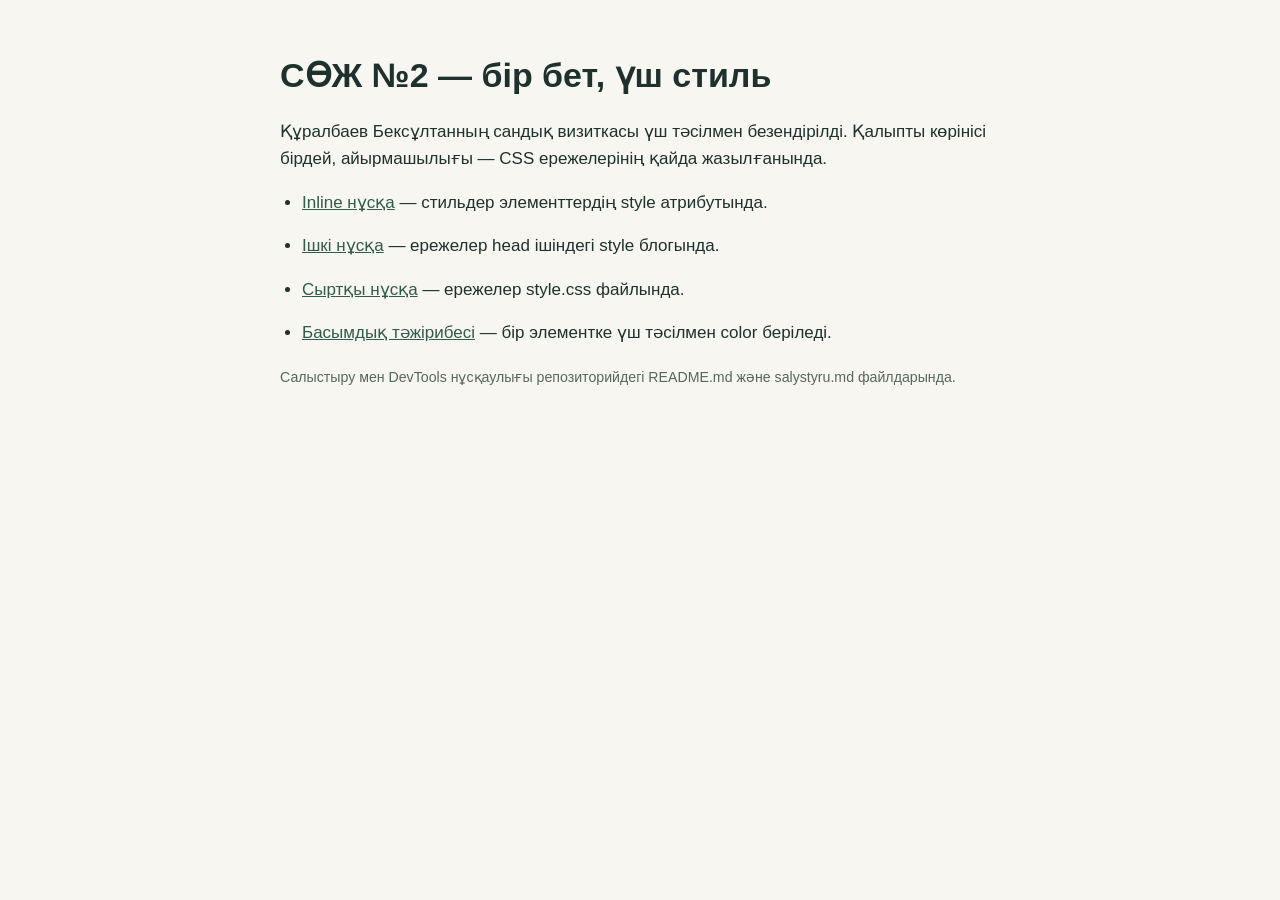
<file: index.html>
<!DOCTYPE html>
<html lang="kk">
<head>
  <meta charset="UTF-8">
  <meta name="viewport" content="width=device-width, initial-scale=1.0">
  <title>СӨЖ №2 — бір бет, үш стиль</title>
  <style>
    body { max-width: 720px; margin: 56px auto; padding: 0 24px; background: #f7f6f0; color: #1e312e; font: 17px/1.6 Arial, sans-serif; }
    h1 { line-height: 1.15; }
    ul { padding-left: 22px; }
    li { margin: 16px 0; }
    a { color: #315b4c; }
    a:hover { color: #739449; }
    small { color: #576760; }
  </style>
</head>
<body>
  <h1>СӨЖ №2 — бір бет, үш стиль</h1>
  <p>Құралбаев Бексұлтанның сандық визиткасы үш тәсілмен безендірілді. Қалыпты көрінісі бірдей, айырмашылығы — CSS ережелерінің қайда жазылғанында.</p>
  <ul>
    <li><a href="inline.html">Inline нұсқа</a> — стильдер элементтердің style атрибутында.</li>
    <li><a href="internal.html">Ішкі нұсқа</a> — ережелер head ішіндегі style блогында.</li>
    <li><a href="external.html">Сыртқы нұсқа</a> — ережелер style.css файлында.</li>
    <li><a href="priority.html">Басымдық тәжірибесі</a> — бір элементке үш тәсілмен color беріледі.</li>
  </ul>
  <small>Салыстыру мен DevTools нұсқаулығы репозиторийдегі README.md және salystyru.md файлдарында.</small>
</body>
</html>
</file>
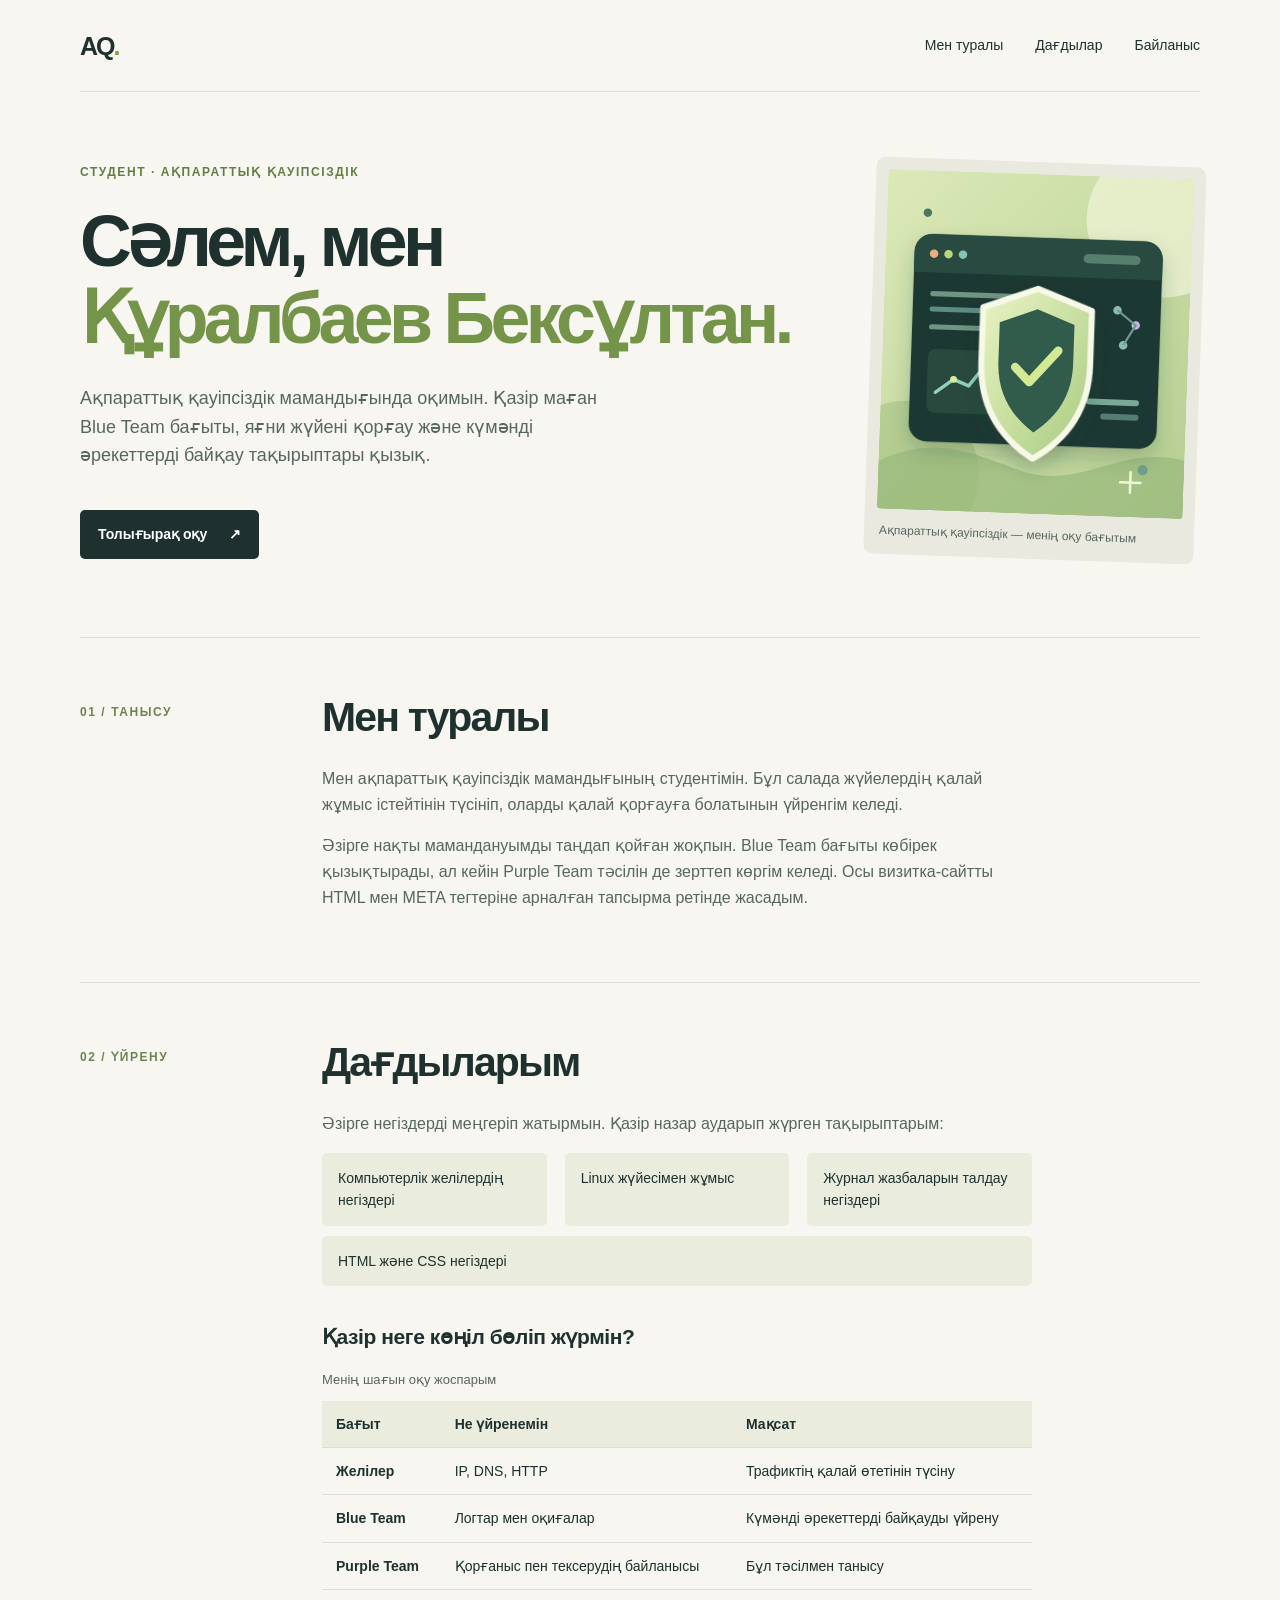
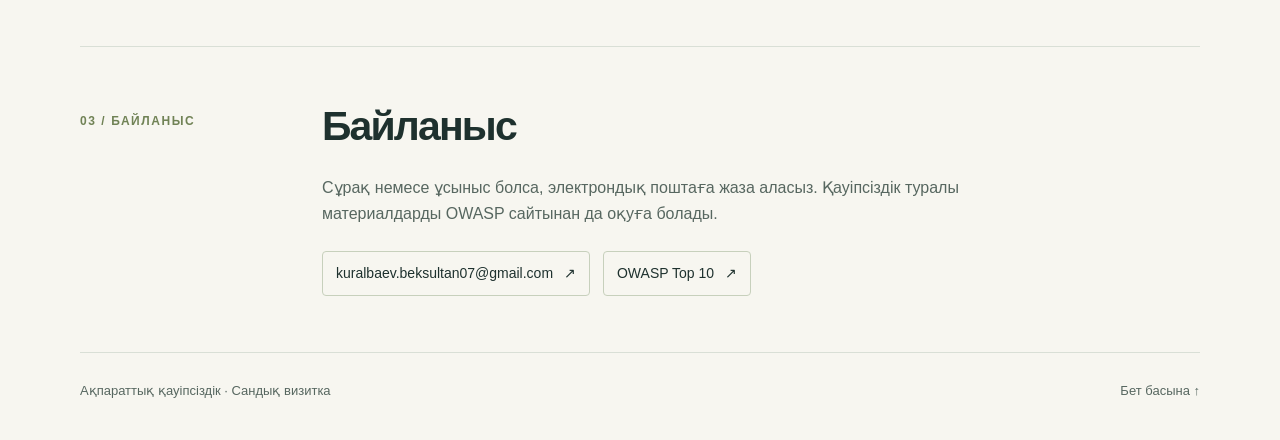
<file: external.html>
<!DOCTYPE html>
<html lang="kk">
<head>
  <meta charset="UTF-8">
  <meta name="viewport" content="width=device-width, initial-scale=1.0">
  <meta name="referrer" content="no-referrer">
  <meta name="robots" content="noindex">
  <meta name="description" content="Ақпараттық қауіпсіздік мамандығының студенті туралы сандық визитка. Blue Team бағытына қызығушылық, оқу жоспары және байланыс ақпараты.">
  <meta name="keywords" content="сандық визитка, ақпараттық қауіпсіздік, Blue Team, Purple Team, студент">
  <meta name="author" content="Құралбаев Бексұлтан">

  <meta property="og:type" content="website">
  <meta property="og:title" content="Ақпараттық қауіпсіздік — менің сандық визиткам">
  <meta property="og:description" content="Blue Team бағытына қызығушылығым, оқу жоспарым және байланыс ақпаратым.">
  <meta property="og:image" content="https://vanguardxs.github.io/soj1/assets/og-image.png">
  <meta property="og:image:alt" content="Сандық визитка жазуы бар жасыл мұқаба">

  <title>Құралбаев Бексұлтан — сандық визитка</title>
  <link rel="icon" type="image/svg+xml" href="assets/favicon.svg">
  <link rel="stylesheet" href="style.css">
</head>
<body>
  <div class="page">
    <header class="topbar">
      <a class="brand" href="#basty" aria-label="Бет басына">AQ<span class="brand-dot">.</span></a>
      <nav aria-label="Бет бөлімдері">
        <a href="#men-turaly">Мен туралы</a>
        <a href="#dagdylar">Дағдылар</a>
        <a href="#bailanys">Байланыс</a>
      </nav>
    </header>

    <main id="basty">
      <section class="hero" aria-labelledby="main-title">
        <div class="hero-text">
          <p class="eyebrow">СТУДЕНТ · АҚПАРАТТЫҚ ҚАУІПСІЗДІК</p>
          <h1 id="main-title">Сәлем, мен<br><span>Құралбаев Бексұлтан.</span></h1>
          <p class="intro">Ақпараттық қауіпсіздік мамандығында оқимын. Қазір маған Blue Team бағыты, яғни жүйені қорғау және күмәнді әрекеттерді байқау тақырыптары қызық.</p>
          <a class="button" href="#men-turaly">Толығырақ оқу <span aria-hidden="true">↗</span></a>
        </div>
        <figure class="portrait">
          <img src="assets/avatar.svg" alt="Ақпараттық қауіпсіздік бағытын бейнелейтін қалқан суреті" width="360" height="400">
          <figcaption>Ақпараттық қауіпсіздік — менің оқу бағытым</figcaption>
        </figure>
      </section>

      <section class="content-section about" id="men-turaly" aria-labelledby="about-title">
        <div class="section-number">01 / ТАНЫСУ</div>
        <div>
          <h2 id="about-title">Мен туралы</h2>
          <p>Мен ақпараттық қауіпсіздік мамандығының студентімін. Бұл салада жүйелердің қалай жұмыс істейтінін түсініп, оларды қалай қорғауға болатынын үйренгім келеді.</p>
          <p>Әзірге нақты мамандануымды таңдап қойған жоқпын. Blue Team бағыты көбірек қызықтырады, ал кейін Purple Team тәсілін де зерттеп көргім келеді. Осы визитка-сайтты HTML мен META тегтеріне арналған тапсырма ретінде жасадым.</p>
        </div>
      </section>

      <section class="content-section skills" id="dagdylar" aria-labelledby="skills-title">
        <div class="section-number">02 / ҮЙРЕНУ</div>
        <div>
          <h2 id="skills-title">Дағдыларым</h2>
          <p>Әзірге негіздерді меңгеріп жатырмын. Қазір назар аударып жүрген тақырыптарым:</p>
          <ul class="skill-list">
            <li>Компьютерлік желілердің негіздері</li>
            <li>Linux жүйесімен жұмыс</li>
            <li>Журнал жазбаларын талдау негіздері</li>
            <li>HTML және CSS негіздері</li>
          </ul>

          <h3>Қазір неге көңіл бөліп жүрмін?</h3>
          <div class="table-wrap">
            <table>
              <caption>Менің шағын оқу жоспарым</caption>
              <thead>
                <tr><th scope="col">Бағыт</th><th scope="col">Не үйренемін</th><th scope="col">Мақсат</th></tr>
              </thead>
              <tbody>
                <tr><th scope="row">Желілер</th><td>IP, DNS, HTTP</td><td>Трафиктің қалай өтетінін түсіну</td></tr>
                <tr><th scope="row">Blue Team</th><td>Логтар мен оқиғалар</td><td>Күмәнді әрекеттерді байқауды үйрену</td></tr>
                <tr><th scope="row">Purple Team</th><td>Қорғаныс пен тексерудің байланысы</td><td>Бұл тәсілмен танысу</td></tr>
              </tbody>
            </table>
          </div>
        </div>
      </section>

      <section class="content-section contact" id="bailanys" aria-labelledby="contact-title">
        <div class="section-number">03 / БАЙЛАНЫС</div>
        <div>
          <h2 id="contact-title">Байланыс</h2>
          <p>Сұрақ немесе ұсыныс болса, электрондық поштаға жаза аласыз. Қауіпсіздік туралы материалдарды OWASP сайтынан да оқуға болады.</p>
          <div class="links">
            <a href="mailto:kuralbaev.beksultan07@gmail.com">kuralbaev.beksultan07@gmail.com <span aria-hidden="true">↗</span></a>
            <a href="https://owasp.org/www-project-top-ten/" target="_blank" rel="noopener noreferrer">OWASP Top 10 <span aria-hidden="true">↗</span></a>
          </div>
        </div>
      </section>
    </main>

    <footer>
      <span>Ақпараттық қауіпсіздік · Сандық визитка</span>
      <a class="footer-link" href="#basty">Бет басына ↑</a>
    </footer>
  </div>
</body>
</html>
</file>
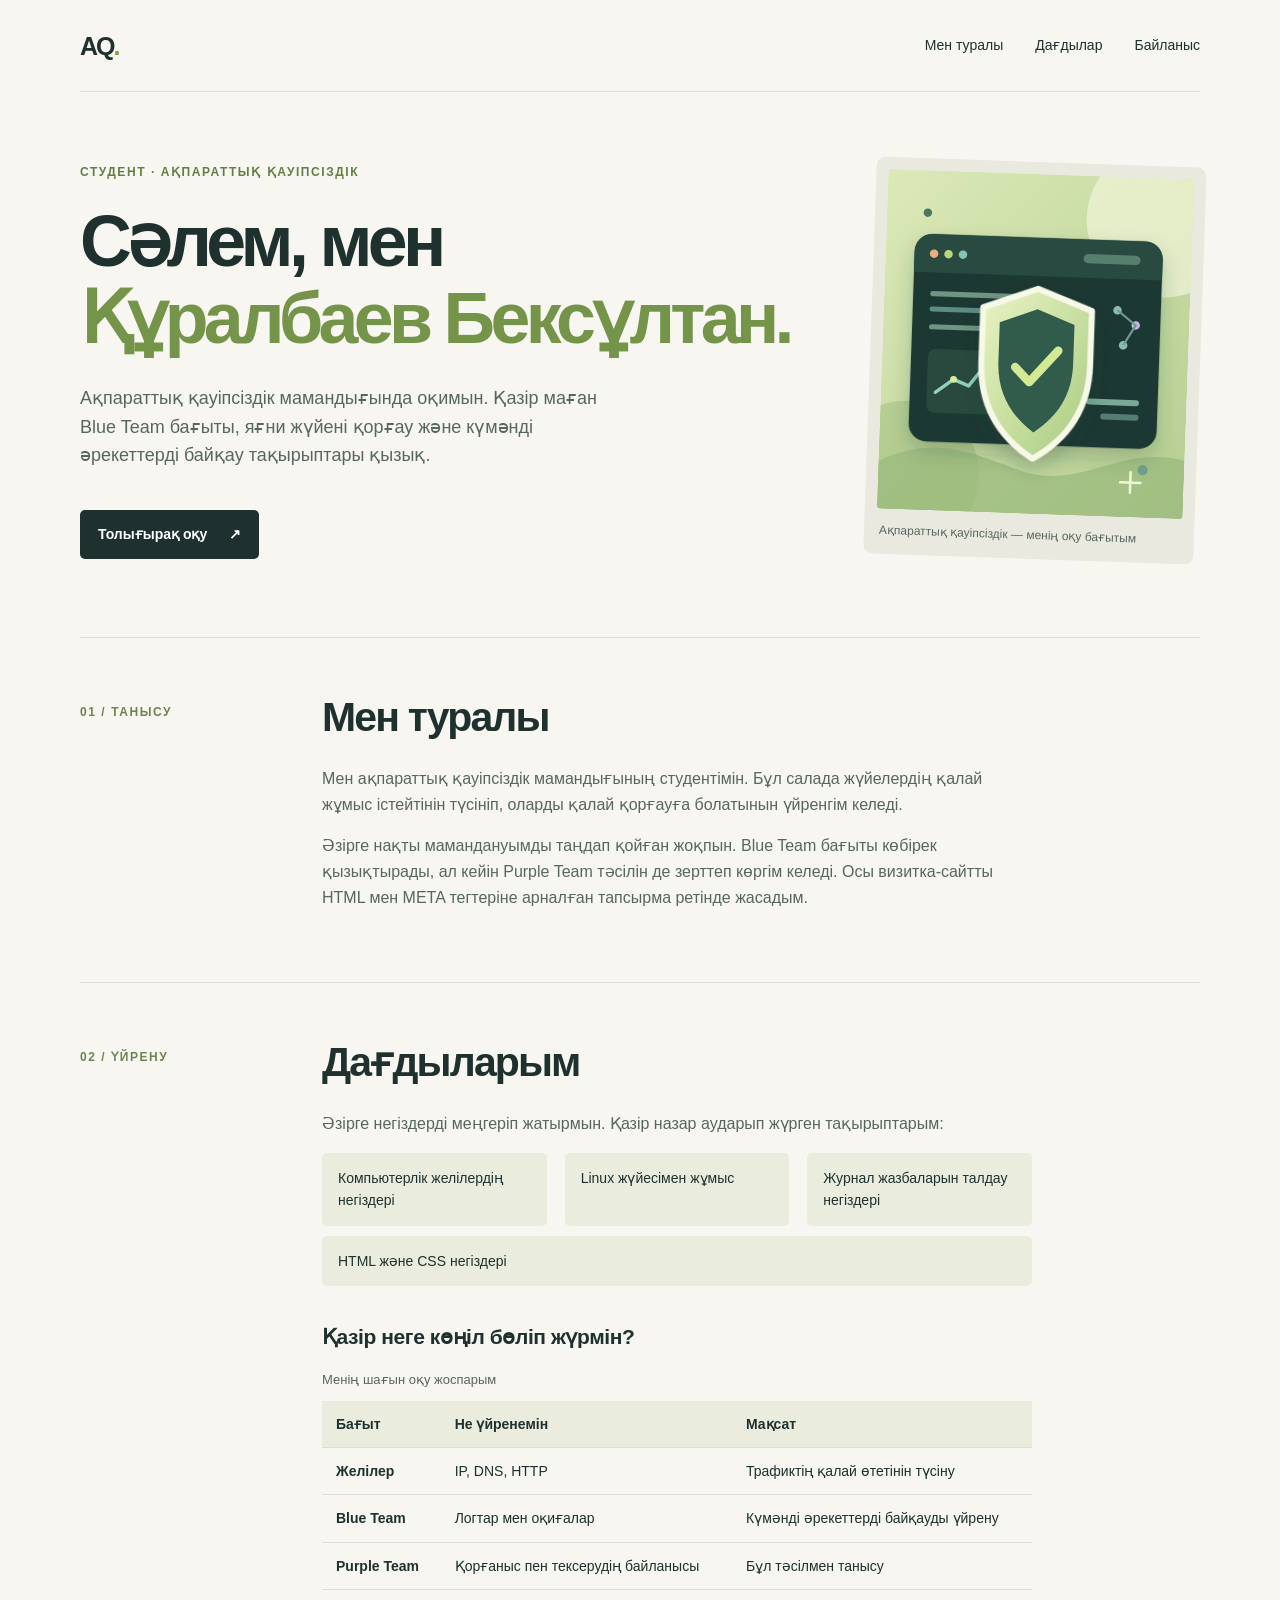
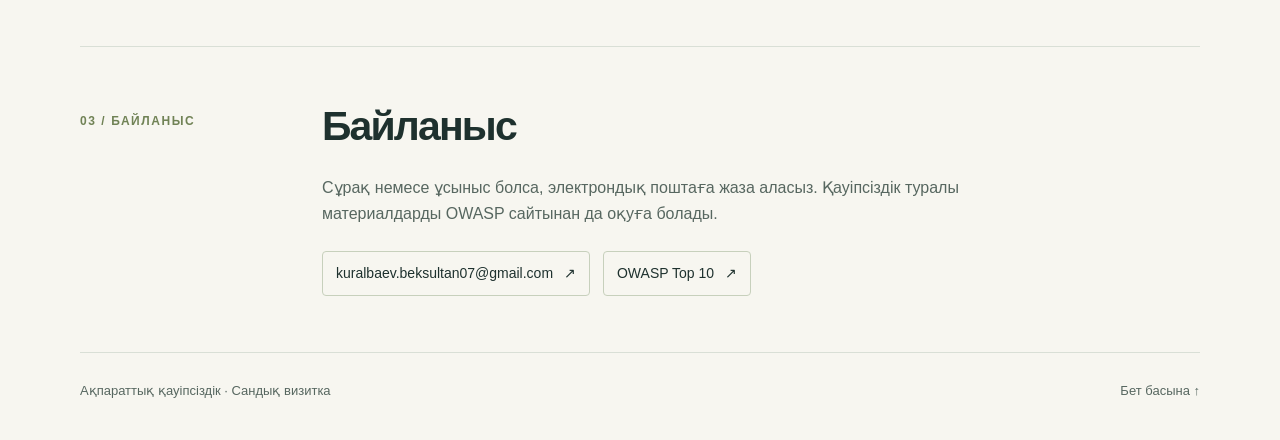
<file: inline.html>
<!DOCTYPE html>
<html lang="kk" style="box-sizing: border-box; scroll-behavior: smooth">
<head>
  <meta charset="UTF-8">
  <meta name="viewport" content="width=device-width, initial-scale=1.0">
  <meta name="referrer" content="no-referrer">
  <meta name="robots" content="noindex">
  <meta name="description" content="Ақпараттық қауіпсіздік мамандығының студенті туралы сандық визитка. Blue Team бағытына қызығушылық, оқу жоспары және байланыс ақпараты.">
  <meta name="keywords" content="сандық визитка, ақпараттық қауіпсіздік, Blue Team, Purple Team, студент">
  <meta name="author" content="Құралбаев Бексұлтан">

  <meta property="og:type" content="website">
  <meta property="og:title" content="Ақпараттық қауіпсіздік — менің сандық визиткам">
  <meta property="og:description" content="Blue Team бағытына қызығушылығым, оқу жоспарым және байланыс ақпаратым.">
  <meta property="og:image" content="https://vanguardxs.github.io/soj1/assets/og-image.png">
  <meta property="og:image:alt" content="Сандық визитка жазуы бар жасыл мұқаба">

  <title>Құралбаев Бексұлтан — сандық визитка</title>
  <link rel="icon" type="image/svg+xml" href="assets/favicon.svg">
  </head>
<body style="box-sizing: border-box; margin: 0; background: #f7f6f0; color: #1e312e; font-family: Arial, Helvetica, sans-serif; line-height: 1.6">
  <div class="page" style="box-sizing: border-box; width: calc(100% - 48px); max-width: 1120px; margin: 0 auto">
    <header class="topbar" style="box-sizing: border-box; display: flex; flex-wrap: wrap; align-items: center; justify-content: space-between; gap: 15px; min-height: 92px; padding: 15px 0; border-bottom: 1px solid #d9dfd6">
      <a class="brand" href="#basty" aria-label="Бет басына" style="box-sizing: border-box; color: inherit; font-size: 25px; font-weight: 800; letter-spacing: -2px; text-decoration: none">AQ<span class="brand-dot" style="box-sizing: border-box; color: #849c48">.</span></a>
      <nav aria-label="Бет бөлімдері" style="box-sizing: border-box; display: flex; flex-wrap: wrap; gap: 16px 32px">
        <a href="#men-turaly" style="box-sizing: border-box; color: inherit; font-size: 14px; text-decoration: none">Мен туралы</a>
        <a href="#dagdylar" style="box-sizing: border-box; color: inherit; font-size: 14px; text-decoration: none">Дағдылар</a>
        <a href="#bailanys" style="box-sizing: border-box; color: inherit; font-size: 14px; text-decoration: none">Байланыс</a>
      </nav>
    </header>

    <main id="basty" style="box-sizing: border-box">
      <section class="hero" aria-labelledby="main-title" style="box-sizing: border-box; display: flex; flex-wrap: wrap; align-items: center; gap: 32px 64px; padding: 70px 0 78px">
        <div class="hero-text" style="box-sizing: border-box; flex: 1 1 410px; min-width: 0">
          <p class="eyebrow" style="box-sizing: border-box; margin-top: 0; margin-bottom: 21px; color: #637e45; font-size: 12px; font-weight: 700; letter-spacing: .13em">СТУДЕНТ · АҚПАРАТТЫҚ ҚАУІПСІЗДІК</p>
          <h1 id="main-title" style="box-sizing: border-box; margin-top: 0; margin-bottom: 26px; line-height: 1.08; letter-spacing: -.065em; font-size: clamp(42px, 5.6vw, 76px)">Сәлем, мен<br style="box-sizing: border-box"><span style="box-sizing: border-box; color: #739449">Құралбаев Бексұлтан.</span></h1>
          <p class="intro" style="box-sizing: border-box; margin-top: 0; max-width: 550px; color: #576760; font-size: 18px">Ақпараттық қауіпсіздік мамандығында оқимын. Қазір маған Blue Team бағыты, яғни жүйені қорғау және күмәнді әрекеттерді байқау тақырыптары қызық.</p>
          <a class="button" href="#men-turaly" style="box-sizing: border-box; color: inherit; display: inline-flex; align-items: center; gap: 22px; margin-top: 22px; padding: 13px 18px; border-radius: 5px; background: #1e312e; color: white; text-decoration: none; font-size: 14px; font-weight: 700">Толығырақ оқу <span aria-hidden="true" style="box-sizing: border-box">↗</span></a>
        </div>
        <figure class="portrait" style="box-sizing: border-box; margin-top: 0; flex: 0 1 330px; max-width: 100%; margin: 0 auto; padding: 12px; background: #e9e9df; border-radius: 9px; transform: rotate(2deg)">
          <img src="assets/avatar.svg" alt="Ақпараттық қауіпсіздік бағытын бейнелейтін қалқан суреті" width="360" height="400" style="box-sizing: border-box; display: block; width: 100%; height: auto; border-radius: 4px">
          <figcaption style="box-sizing: border-box; padding: 12px 3px 2px; color: #576760; font-size: 12px">Ақпараттық қауіпсіздік — менің оқу бағытым</figcaption>
        </figure>
      </section>

      <section class="content-section about" id="men-turaly" aria-labelledby="about-title" style="box-sizing: border-box; display: flex; flex-wrap: wrap; gap: 12px 32px; padding: 56px 0; border-top: 1px solid #d9dfd6">
        <div class="section-number" style="box-sizing: border-box; flex: 0 1 210px; padding-top: 9px; color: #708255; font-size: 12px; font-weight: 700; letter-spacing: .13em">01 / ТАНЫСУ</div>
        <div style="box-sizing: border-box; flex: 1 1 340px; min-width: 0; max-width: 710px">
          <h2 id="about-title" style="box-sizing: border-box; margin-top: 0; margin-bottom: 25px; font-size: clamp(31px, 3.2vw, 43px); line-height: 1.15; letter-spacing: -.045em">Мен туралы</h2>
          <p style="box-sizing: border-box; margin-top: 0; margin-bottom: 16px; color: #576760">Мен ақпараттық қауіпсіздік мамандығының студентімін. Бұл салада жүйелердің қалай жұмыс істейтінін түсініп, оларды қалай қорғауға болатынын үйренгім келеді.</p>
          <p style="box-sizing: border-box; margin-top: 0; margin-bottom: 16px; color: #576760">Әзірге нақты мамандануымды таңдап қойған жоқпын. Blue Team бағыты көбірек қызықтырады, ал кейін Purple Team тәсілін де зерттеп көргім келеді. Осы визитка-сайтты HTML мен META тегтеріне арналған тапсырма ретінде жасадым.</p>
        </div>
      </section>

      <section class="content-section skills" id="dagdylar" aria-labelledby="skills-title" style="box-sizing: border-box; display: flex; flex-wrap: wrap; gap: 12px 32px; padding: 56px 0; border-top: 1px solid #d9dfd6">
        <div class="section-number" style="box-sizing: border-box; flex: 0 1 210px; padding-top: 9px; color: #708255; font-size: 12px; font-weight: 700; letter-spacing: .13em">02 / ҮЙРЕНУ</div>
        <div style="box-sizing: border-box; flex: 1 1 340px; min-width: 0; max-width: 710px">
          <h2 id="skills-title" style="box-sizing: border-box; margin-top: 0; margin-bottom: 25px; font-size: clamp(31px, 3.2vw, 43px); line-height: 1.15; letter-spacing: -.045em">Дағдыларым</h2>
          <p style="box-sizing: border-box; margin-top: 0; margin-bottom: 16px; color: #576760">Әзірге негіздерді меңгеріп жатырмын. Қазір назар аударып жүрген тақырыптарым:</p>
          <ul class="skill-list" style="box-sizing: border-box; display: flex; flex-wrap: wrap; gap: 10px 18px; padding: 0; list-style: none">
            <li style="box-sizing: border-box; flex: 1 1 210px; padding: 14px 16px; background: #eaedde; border-radius: 5px; font-size: 14px">Компьютерлік желілердің негіздері</li>
            <li style="box-sizing: border-box; flex: 1 1 210px; padding: 14px 16px; background: #eaedde; border-radius: 5px; font-size: 14px">Linux жүйесімен жұмыс</li>
            <li style="box-sizing: border-box; flex: 1 1 210px; padding: 14px 16px; background: #eaedde; border-radius: 5px; font-size: 14px">Журнал жазбаларын талдау негіздері</li>
            <li style="box-sizing: border-box; flex: 1 1 210px; padding: 14px 16px; background: #eaedde; border-radius: 5px; font-size: 14px">HTML және CSS негіздері</li>
          </ul>

          <h3 style="box-sizing: border-box; margin-top: 0; margin: 34px 0 16px; font-size: 21px; letter-spacing: -.02em">Қазір неге көңіл бөліп жүрмін?</h3>
          <div class="table-wrap" style="box-sizing: border-box; max-width: 100%; overflow-x: auto">
            <table style="box-sizing: border-box; width: 100%; border-collapse: collapse; text-align: left; font-size: 14px">
              <caption style="box-sizing: border-box; margin-bottom: 10px; color: #576760; text-align: left; font-size: 13px">Менің шағын оқу жоспарым</caption>
              <thead style="box-sizing: border-box; background: #eaedde">
                <tr style="box-sizing: border-box"><th scope="col" style="box-sizing: border-box; padding: 12px 14px; border-bottom: 1px solid #d9dfd6">Бағыт</th><th scope="col" style="box-sizing: border-box; padding: 12px 14px; border-bottom: 1px solid #d9dfd6">Не үйренемін</th><th scope="col" style="box-sizing: border-box; padding: 12px 14px; border-bottom: 1px solid #d9dfd6">Мақсат</th></tr>
              </thead>
              <tbody style="box-sizing: border-box">
                <tr style="box-sizing: border-box"><th scope="row" style="box-sizing: border-box; padding: 12px 14px; border-bottom: 1px solid #d9dfd6; font-weight: 700">Желілер</th><td style="box-sizing: border-box; padding: 12px 14px; border-bottom: 1px solid #d9dfd6">IP, DNS, HTTP</td><td style="box-sizing: border-box; padding: 12px 14px; border-bottom: 1px solid #d9dfd6">Трафиктің қалай өтетінін түсіну</td></tr>
                <tr style="box-sizing: border-box"><th scope="row" style="box-sizing: border-box; padding: 12px 14px; border-bottom: 1px solid #d9dfd6; font-weight: 700">Blue Team</th><td style="box-sizing: border-box; padding: 12px 14px; border-bottom: 1px solid #d9dfd6">Логтар мен оқиғалар</td><td style="box-sizing: border-box; padding: 12px 14px; border-bottom: 1px solid #d9dfd6">Күмәнді әрекеттерді байқауды үйрену</td></tr>
                <tr style="box-sizing: border-box"><th scope="row" style="box-sizing: border-box; padding: 12px 14px; border-bottom: 1px solid #d9dfd6; font-weight: 700">Purple Team</th><td style="box-sizing: border-box; padding: 12px 14px; border-bottom: 1px solid #d9dfd6">Қорғаныс пен тексерудің байланысы</td><td style="box-sizing: border-box; padding: 12px 14px; border-bottom: 1px solid #d9dfd6">Бұл тәсілмен танысу</td></tr>
              </tbody>
            </table>
          </div>
        </div>
      </section>

      <section class="content-section contact" id="bailanys" aria-labelledby="contact-title" style="box-sizing: border-box; display: flex; flex-wrap: wrap; gap: 12px 32px; padding: 56px 0; border-top: 1px solid #d9dfd6">
        <div class="section-number" style="box-sizing: border-box; flex: 0 1 210px; padding-top: 9px; color: #708255; font-size: 12px; font-weight: 700; letter-spacing: .13em">03 / БАЙЛАНЫС</div>
        <div style="box-sizing: border-box; flex: 1 1 340px; min-width: 0; max-width: 710px">
          <h2 id="contact-title" style="box-sizing: border-box; margin-top: 0; margin-bottom: 25px; font-size: clamp(31px, 3.2vw, 43px); line-height: 1.15; letter-spacing: -.045em">Байланыс</h2>
          <p style="box-sizing: border-box; margin-top: 0; margin-bottom: 16px; color: #576760">Сұрақ немесе ұсыныс болса, электрондық поштаға жаза аласыз. Қауіпсіздік туралы материалдарды OWASP сайтынан да оқуға болады.</p>
          <div class="links" style="box-sizing: border-box; display: flex; flex-wrap: wrap; gap: 13px; margin-top: 25px">
            <a href="mailto:kuralbaev.beksultan07@gmail.com" style="box-sizing: border-box; color: inherit; padding: 10px 13px; border: 1px solid #c7d0bc; border-radius: 4px; text-decoration: none; font-size: 14px">kuralbaev.beksultan07@gmail.com <span aria-hidden="true" style="box-sizing: border-box; margin-left: 7px">↗</span></a>
            <a href="https://owasp.org/www-project-top-ten/" target="_blank" rel="noopener noreferrer" style="box-sizing: border-box; color: inherit; padding: 10px 13px; border: 1px solid #c7d0bc; border-radius: 4px; text-decoration: none; font-size: 14px">OWASP Top 10 <span aria-hidden="true" style="box-sizing: border-box; margin-left: 7px">↗</span></a>
          </div>
        </div>
      </section>
    </main>

    <footer style="box-sizing: border-box; display: flex; flex-wrap: wrap; align-items: center; justify-content: space-between; gap: 24px; padding: 28px 0 38px; border-top: 1px solid #d9dfd6; color: #576760; font-size: 13px">
      <span style="box-sizing: border-box">Ақпараттық қауіпсіздік · Сандық визитка</span>
      <a class="footer-link" href="#basty" style="box-sizing: border-box; color: inherit; text-decoration: none">Бет басына ↑</a>
    </footer>
  </div>
</body>
</html>
</file>
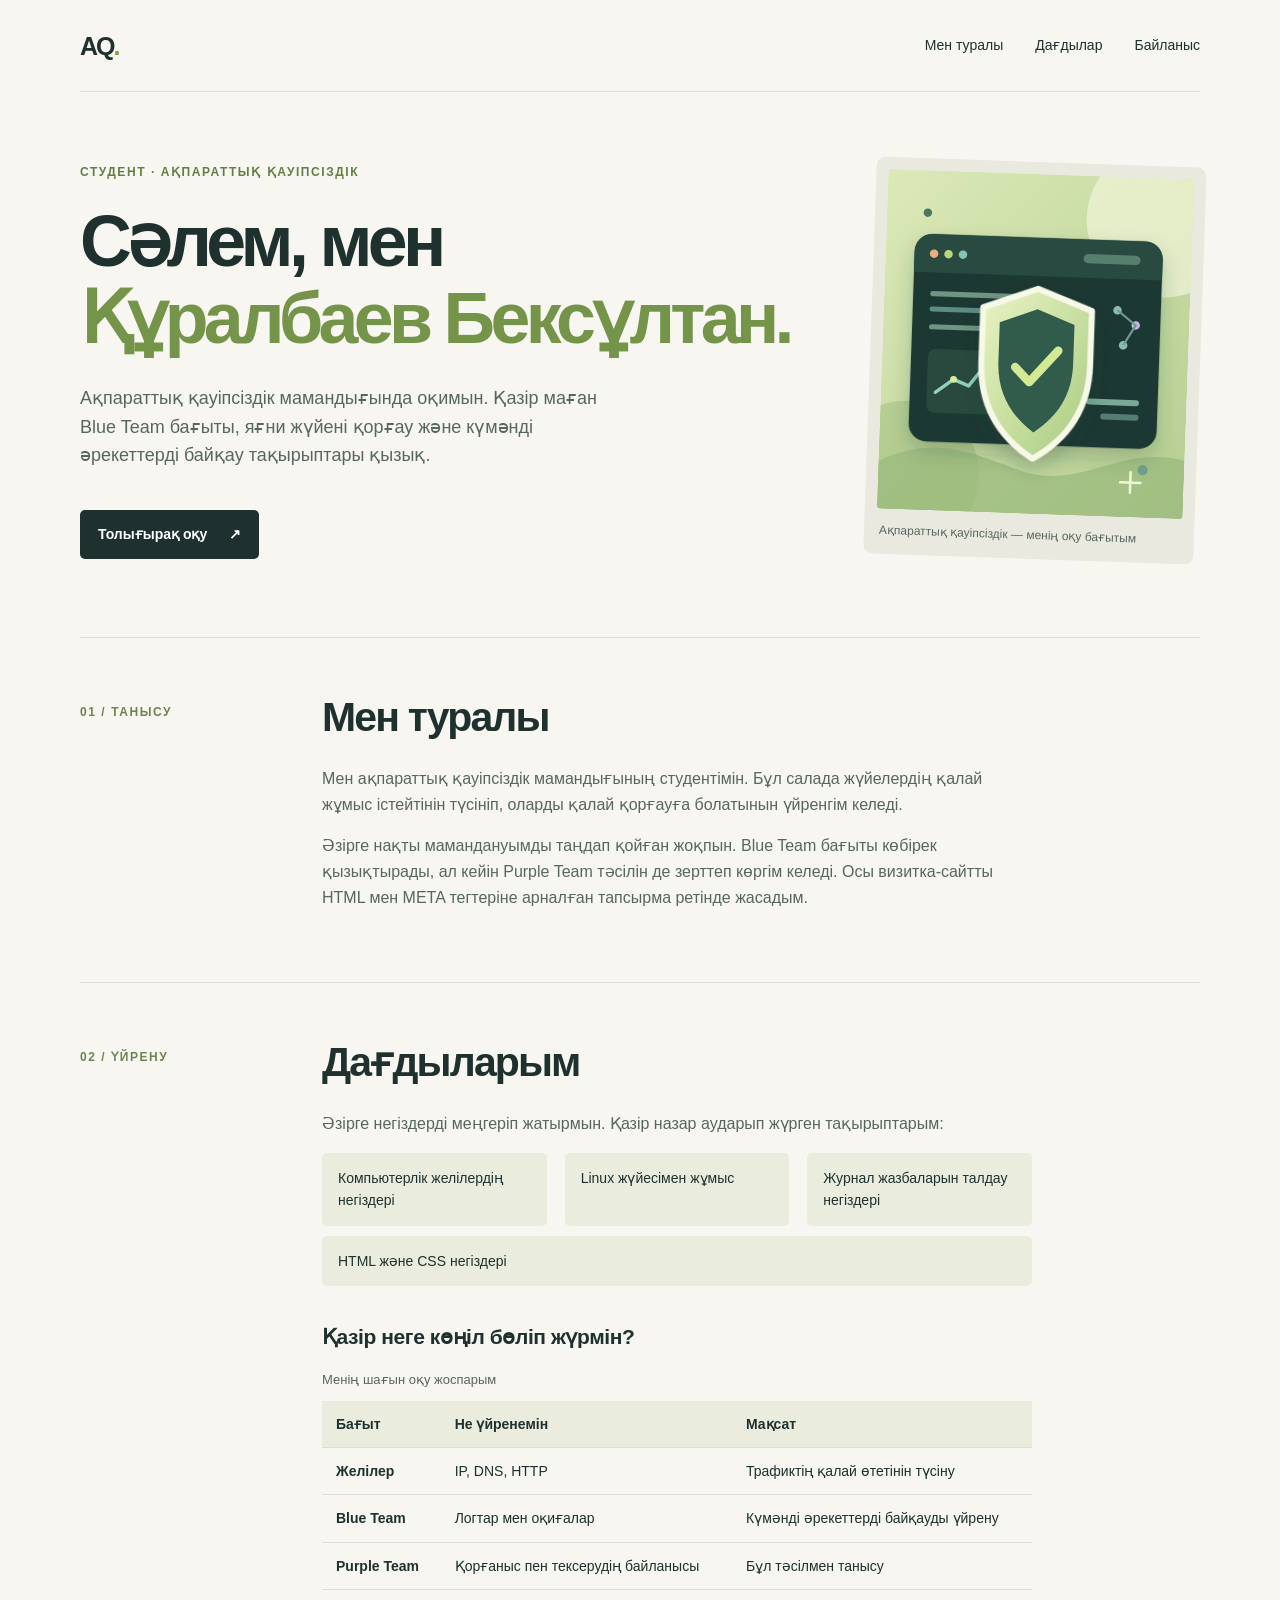
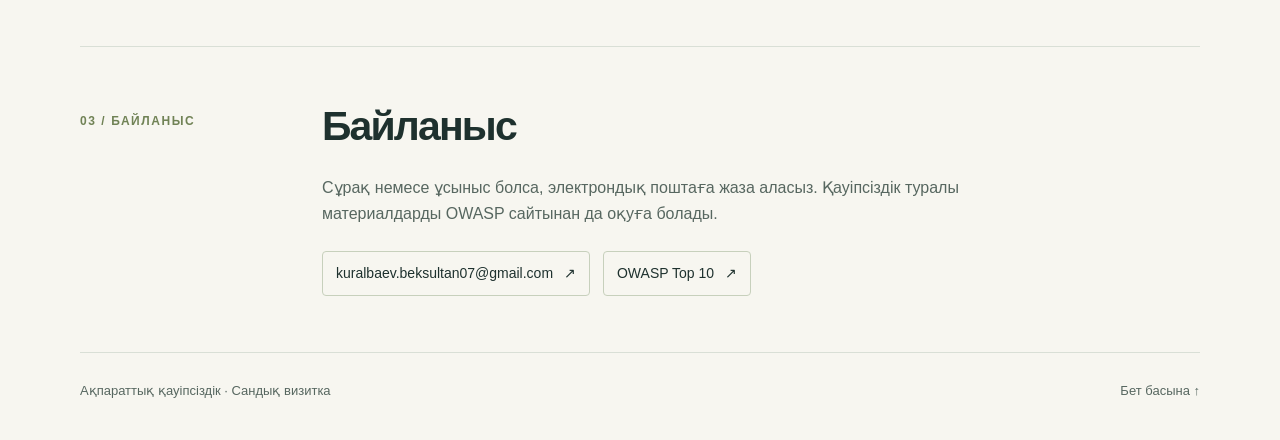
<file: internal.html>
<!DOCTYPE html>
<html lang="kk">
<head>
  <meta charset="UTF-8">
  <meta name="viewport" content="width=device-width, initial-scale=1.0">
  <meta name="referrer" content="no-referrer">
  <meta name="robots" content="noindex">
  <meta name="description" content="Ақпараттық қауіпсіздік мамандығының студенті туралы сандық визитка. Blue Team бағытына қызығушылық, оқу жоспары және байланыс ақпараты.">
  <meta name="keywords" content="сандық визитка, ақпараттық қауіпсіздік, Blue Team, Purple Team, студент">
  <meta name="author" content="Құралбаев Бексұлтан">

  <meta property="og:type" content="website">
  <meta property="og:title" content="Ақпараттық қауіпсіздік — менің сандық визиткам">
  <meta property="og:description" content="Blue Team бағытына қызығушылығым, оқу жоспарым және байланыс ақпаратым.">
  <meta property="og:image" content="https://vanguardxs.github.io/soj1/assets/og-image.png">
  <meta property="og:image:alt" content="Сандық визитка жазуы бар жасыл мұқаба">

  <title>Құралбаев Бексұлтан — сандық визитка</title>
  <link rel="icon" type="image/svg+xml" href="assets/favicon.svg">
  <style>
/* СӨЖ 2: сыртқы стиль. Қалыпты көрініс internal.html және inline.html нұсқаларымен бірдей. */
* { box-sizing: border-box; }
html { scroll-behavior: smooth; }
body {
  margin: 0;
  background: #f7f6f0;
  color: #1e312e;
  font-family: Arial, Helvetica, sans-serif;
  line-height: 1.6;
}
a { color: inherit; }
h1, h2, h3, p, figure { margin-top: 0; }
h2 { margin-bottom: 25px; font-size: clamp(31px, 3.2vw, 43px); line-height: 1.15; letter-spacing: -.045em; }
h3 { margin: 34px 0 16px; font-size: 21px; letter-spacing: -.02em; }
table { width: 100%; border-collapse: collapse; text-align: left; font-size: 14px; }
caption { margin-bottom: 10px; color: #576760; text-align: left; font-size: 13px; }
th, td { padding: 12px 14px; border-bottom: 1px solid #d9dfd6; }
thead { background: #eaedde; }

.page { width: calc(100% - 48px); max-width: 1120px; margin: 0 auto; }
.topbar { display: flex; flex-wrap: wrap; align-items: center; justify-content: space-between; gap: 15px; min-height: 92px; padding: 15px 0; border-bottom: 1px solid #d9dfd6; }
.brand { font-size: 25px; font-weight: 800; letter-spacing: -2px; text-decoration: none; }
.brand-dot { color: #849c48; }
.hero { display: flex; flex-wrap: wrap; align-items: center; gap: 32px 64px; padding: 70px 0 78px; }
.hero-text { flex: 1 1 410px; min-width: 0; }
.eyebrow { margin-bottom: 21px; color: #637e45; font-size: 12px; font-weight: 700; letter-spacing: .13em; }
.intro { max-width: 550px; color: #576760; font-size: 18px; }
.button { display: inline-flex; align-items: center; gap: 22px; margin-top: 22px; padding: 13px 18px; border-radius: 5px; background: #1e312e; color: white; text-decoration: none; font-size: 14px; font-weight: 700; }
.portrait { flex: 0 1 330px; max-width: 100%; margin: 0 auto; padding: 12px; background: #e9e9df; border-radius: 9px; transform: rotate(2deg); }
.content-section { display: flex; flex-wrap: wrap; gap: 12px 32px; padding: 56px 0; border-top: 1px solid #d9dfd6; }
.section-number { flex: 0 1 210px; padding-top: 9px; color: #708255; font-size: 12px; font-weight: 700; letter-spacing: .13em; }
.skill-list { display: flex; flex-wrap: wrap; gap: 10px 18px; padding: 0; list-style: none; }
.table-wrap { max-width: 100%; overflow-x: auto; }
.links { display: flex; flex-wrap: wrap; gap: 13px; margin-top: 25px; }
.footer-link { text-decoration: none; }

/* Ұрпақ селекторы: nav ішіндегі ғана сілтемелер. */
nav a { font-size: 14px; text-decoration: none; }
.topbar nav { display: flex; flex-wrap: wrap; gap: 16px 32px; }
.hero h1 { margin-bottom: 26px; line-height: 1.08; letter-spacing: -.065em; }
.hero h1 span { color: #739449; }
.portrait img { display: block; width: 100%; height: auto; border-radius: 4px; }
.portrait figcaption { padding: 12px 3px 2px; color: #576760; font-size: 12px; }
.content-section > div:last-child { flex: 1 1 340px; min-width: 0; max-width: 710px; }
.content-section p { margin-bottom: 16px; color: #576760; }
.skill-list li { flex: 1 1 210px; padding: 14px 16px; background: #eaedde; border-radius: 5px; font-size: 14px; }
tbody th { font-weight: 700; }
.links a { padding: 10px 13px; border: 1px solid #c7d0bc; border-radius: 4px; text-decoration: none; font-size: 14px; }
.links span { margin-left: 7px; }

/* ID селекторы: басты тақырып. */
#main-title { font-size: clamp(42px, 5.6vw, 76px); }
footer { display: flex; flex-wrap: wrap; align-items: center; justify-content: space-between; gap: 24px; padding: 28px 0 38px; border-top: 1px solid #d9dfd6; color: #576760; font-size: 13px; }

/* Псевдокласс style атрибутына жазылмайды; бұл ереже тек internal/external нұсқаларында бар. */
.button:hover { background: #395f51; }
nav a:hover, .links a:hover, .footer-link:hover { text-decoration: underline; }

  </style>
</head>
<body>
  <div class="page">
    <header class="topbar">
      <a class="brand" href="#basty" aria-label="Бет басына">AQ<span class="brand-dot">.</span></a>
      <nav aria-label="Бет бөлімдері">
        <a href="#men-turaly">Мен туралы</a>
        <a href="#dagdylar">Дағдылар</a>
        <a href="#bailanys">Байланыс</a>
      </nav>
    </header>

    <main id="basty">
      <section class="hero" aria-labelledby="main-title">
        <div class="hero-text">
          <p class="eyebrow">СТУДЕНТ · АҚПАРАТТЫҚ ҚАУІПСІЗДІК</p>
          <h1 id="main-title">Сәлем, мен<br><span>Құралбаев Бексұлтан.</span></h1>
          <p class="intro">Ақпараттық қауіпсіздік мамандығында оқимын. Қазір маған Blue Team бағыты, яғни жүйені қорғау және күмәнді әрекеттерді байқау тақырыптары қызық.</p>
          <a class="button" href="#men-turaly">Толығырақ оқу <span aria-hidden="true">↗</span></a>
        </div>
        <figure class="portrait">
          <img src="assets/avatar.svg" alt="Ақпараттық қауіпсіздік бағытын бейнелейтін қалқан суреті" width="360" height="400">
          <figcaption>Ақпараттық қауіпсіздік — менің оқу бағытым</figcaption>
        </figure>
      </section>

      <section class="content-section about" id="men-turaly" aria-labelledby="about-title">
        <div class="section-number">01 / ТАНЫСУ</div>
        <div>
          <h2 id="about-title">Мен туралы</h2>
          <p>Мен ақпараттық қауіпсіздік мамандығының студентімін. Бұл салада жүйелердің қалай жұмыс істейтінін түсініп, оларды қалай қорғауға болатынын үйренгім келеді.</p>
          <p>Әзірге нақты мамандануымды таңдап қойған жоқпын. Blue Team бағыты көбірек қызықтырады, ал кейін Purple Team тәсілін де зерттеп көргім келеді. Осы визитка-сайтты HTML мен META тегтеріне арналған тапсырма ретінде жасадым.</p>
        </div>
      </section>

      <section class="content-section skills" id="dagdylar" aria-labelledby="skills-title">
        <div class="section-number">02 / ҮЙРЕНУ</div>
        <div>
          <h2 id="skills-title">Дағдыларым</h2>
          <p>Әзірге негіздерді меңгеріп жатырмын. Қазір назар аударып жүрген тақырыптарым:</p>
          <ul class="skill-list">
            <li>Компьютерлік желілердің негіздері</li>
            <li>Linux жүйесімен жұмыс</li>
            <li>Журнал жазбаларын талдау негіздері</li>
            <li>HTML және CSS негіздері</li>
          </ul>

          <h3>Қазір неге көңіл бөліп жүрмін?</h3>
          <div class="table-wrap">
            <table>
              <caption>Менің шағын оқу жоспарым</caption>
              <thead>
                <tr><th scope="col">Бағыт</th><th scope="col">Не үйренемін</th><th scope="col">Мақсат</th></tr>
              </thead>
              <tbody>
                <tr><th scope="row">Желілер</th><td>IP, DNS, HTTP</td><td>Трафиктің қалай өтетінін түсіну</td></tr>
                <tr><th scope="row">Blue Team</th><td>Логтар мен оқиғалар</td><td>Күмәнді әрекеттерді байқауды үйрену</td></tr>
                <tr><th scope="row">Purple Team</th><td>Қорғаныс пен тексерудің байланысы</td><td>Бұл тәсілмен танысу</td></tr>
              </tbody>
            </table>
          </div>
        </div>
      </section>

      <section class="content-section contact" id="bailanys" aria-labelledby="contact-title">
        <div class="section-number">03 / БАЙЛАНЫС</div>
        <div>
          <h2 id="contact-title">Байланыс</h2>
          <p>Сұрақ немесе ұсыныс болса, электрондық поштаға жаза аласыз. Қауіпсіздік туралы материалдарды OWASP сайтынан да оқуға болады.</p>
          <div class="links">
            <a href="mailto:kuralbaev.beksultan07@gmail.com">kuralbaev.beksultan07@gmail.com <span aria-hidden="true">↗</span></a>
            <a href="https://owasp.org/www-project-top-ten/" target="_blank" rel="noopener noreferrer">OWASP Top 10 <span aria-hidden="true">↗</span></a>
          </div>
        </div>
      </section>
    </main>

    <footer>
      <span>Ақпараттық қауіпсіздік · Сандық визитка</span>
      <a class="footer-link" href="#basty">Бет басына ↑</a>
    </footer>
  </div>
</body>
</html>
</file>
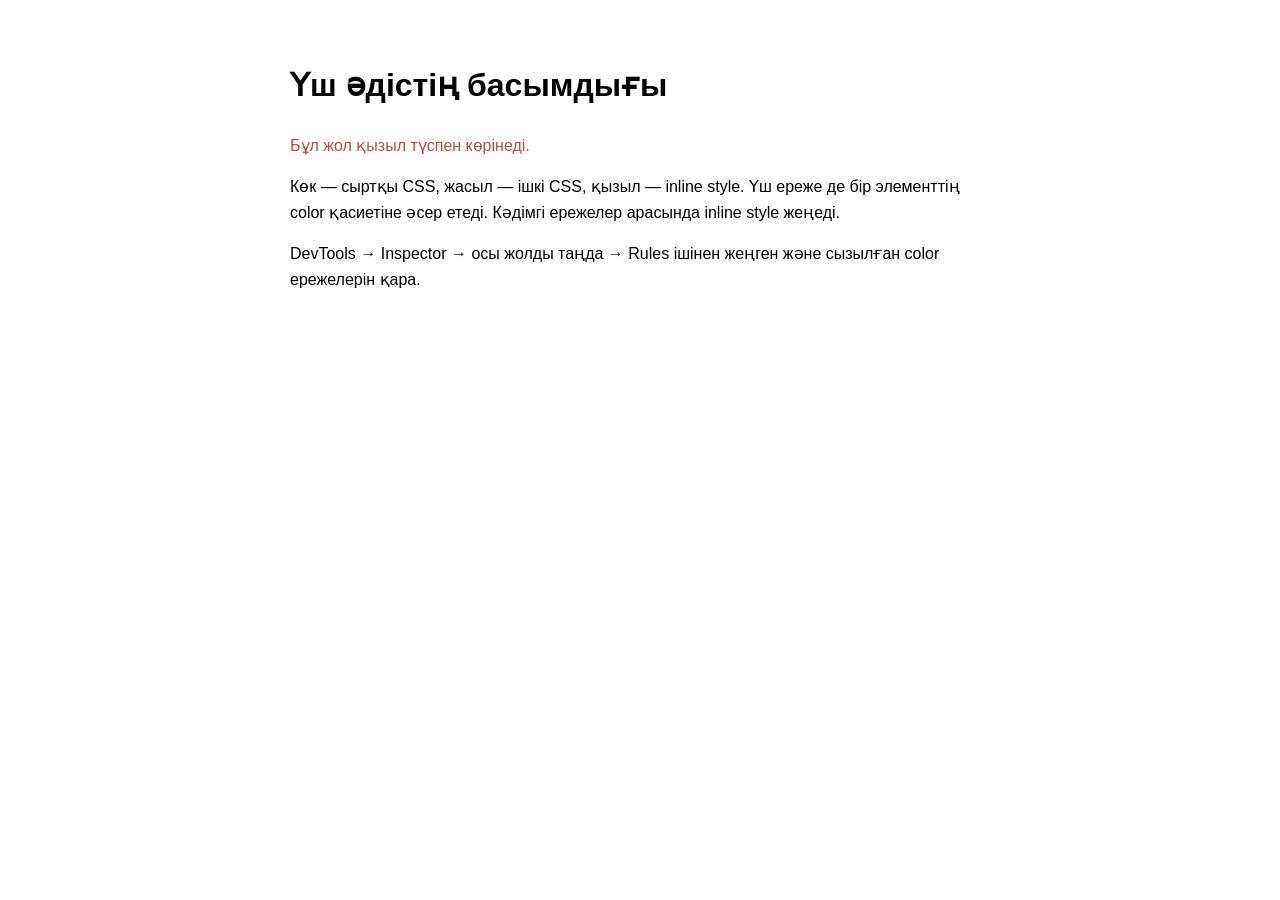
<file: priority.html>
<!DOCTYPE html>
<html lang="kk">
<head>
  <meta charset="UTF-8">
  <meta name="viewport" content="width=device-width, initial-scale=1.0">
  <title>CSS басымдығы — тәжірибе</title>
  <link rel="stylesheet" href="priority-external.css">
  <style>
    #priority-text { color: #6e832c; }
    body { max-width: 700px; margin: 60px auto; padding: 0 20px; font-family: Arial, sans-serif; line-height: 1.6; }
  </style>
</head>
<body>
  <h1>Үш әдістің басымдығы</h1>
  <p id="priority-text" style="color: #b94d40;">Бұл жол қызыл түспен көрінеді.</p>
  <p>Көк — сыртқы CSS, жасыл — ішкі CSS, қызыл — inline style. Үш ереже де бір элементтің color қасиетіне әсер етеді. Кәдімгі ережелер арасында inline style жеңеді.</p>
  <p>DevTools → Inspector → осы жолды таңда → Rules ішінен жеңген және сызылған color ережелерін қара.</p>
</body>
</html>
</file>
<file: style.css>
/* СӨЖ 2: сыртқы стиль. Қалыпты көрініс internal.html және inline.html нұсқаларымен бірдей. */
* { box-sizing: border-box; }
html { scroll-behavior: smooth; }
body {
  margin: 0;
  background: #f7f6f0;
  color: #1e312e;
  font-family: Arial, Helvetica, sans-serif;
  line-height: 1.6;
}
a { color: inherit; }
h1, h2, h3, p, figure { margin-top: 0; }
h2 { margin-bottom: 25px; font-size: clamp(31px, 3.2vw, 43px); line-height: 1.15; letter-spacing: -.045em; }
h3 { margin: 34px 0 16px; font-size: 21px; letter-spacing: -.02em; }
table { width: 100%; border-collapse: collapse; text-align: left; font-size: 14px; }
caption { margin-bottom: 10px; color: #576760; text-align: left; font-size: 13px; }
th, td { padding: 12px 14px; border-bottom: 1px solid #d9dfd6; }
thead { background: #eaedde; }

.page { width: calc(100% - 48px); max-width: 1120px; margin: 0 auto; }
.topbar { display: flex; flex-wrap: wrap; align-items: center; justify-content: space-between; gap: 15px; min-height: 92px; padding: 15px 0; border-bottom: 1px solid #d9dfd6; }
.brand { font-size: 25px; font-weight: 800; letter-spacing: -2px; text-decoration: none; }
.brand-dot { color: #849c48; }
.hero { display: flex; flex-wrap: wrap; align-items: center; gap: 32px 64px; padding: 70px 0 78px; }
.hero-text { flex: 1 1 410px; min-width: 0; }
.eyebrow { margin-bottom: 21px; color: #637e45; font-size: 12px; font-weight: 700; letter-spacing: .13em; }
.intro { max-width: 550px; color: #576760; font-size: 18px; }
.button { display: inline-flex; align-items: center; gap: 22px; margin-top: 22px; padding: 13px 18px; border-radius: 5px; background: #1e312e; color: white; text-decoration: none; font-size: 14px; font-weight: 700; }
.portrait { flex: 0 1 330px; max-width: 100%; margin: 0 auto; padding: 12px; background: #e9e9df; border-radius: 9px; transform: rotate(2deg); }
.content-section { display: flex; flex-wrap: wrap; gap: 12px 32px; padding: 56px 0; border-top: 1px solid #d9dfd6; }
.section-number { flex: 0 1 210px; padding-top: 9px; color: #708255; font-size: 12px; font-weight: 700; letter-spacing: .13em; }
.skill-list { display: flex; flex-wrap: wrap; gap: 10px 18px; padding: 0; list-style: none; }
.table-wrap { max-width: 100%; overflow-x: auto; }
.links { display: flex; flex-wrap: wrap; gap: 13px; margin-top: 25px; }
.footer-link { text-decoration: none; }

/* Ұрпақ селекторы: nav ішіндегі ғана сілтемелер. */
nav a { font-size: 14px; text-decoration: none; }
.topbar nav { display: flex; flex-wrap: wrap; gap: 16px 32px; }
.hero h1 { margin-bottom: 26px; line-height: 1.08; letter-spacing: -.065em; }
.hero h1 span { color: #739449; }
.portrait img { display: block; width: 100%; height: auto; border-radius: 4px; }
.portrait figcaption { padding: 12px 3px 2px; color: #576760; font-size: 12px; }
.content-section > div:last-child { flex: 1 1 340px; min-width: 0; max-width: 710px; }
.content-section p { margin-bottom: 16px; color: #576760; }
.skill-list li { flex: 1 1 210px; padding: 14px 16px; background: #eaedde; border-radius: 5px; font-size: 14px; }
tbody th { font-weight: 700; }
.links a { padding: 10px 13px; border: 1px solid #c7d0bc; border-radius: 4px; text-decoration: none; font-size: 14px; }
.links span { margin-left: 7px; }

/* ID селекторы: басты тақырып. */
#main-title { font-size: clamp(42px, 5.6vw, 76px); }
footer { display: flex; flex-wrap: wrap; align-items: center; justify-content: space-between; gap: 24px; padding: 28px 0 38px; border-top: 1px solid #d9dfd6; color: #576760; font-size: 13px; }

/* Псевдокласс style атрибутына жазылмайды; бұл ереже тек internal/external нұсқаларында бар. */
.button:hover { background: #395f51; }
nav a:hover, .links a:hover, .footer-link:hover { text-decoration: underline; }
</file>
<file: priority-external.css>
#priority-text { color: #286d8b; }
</file>
